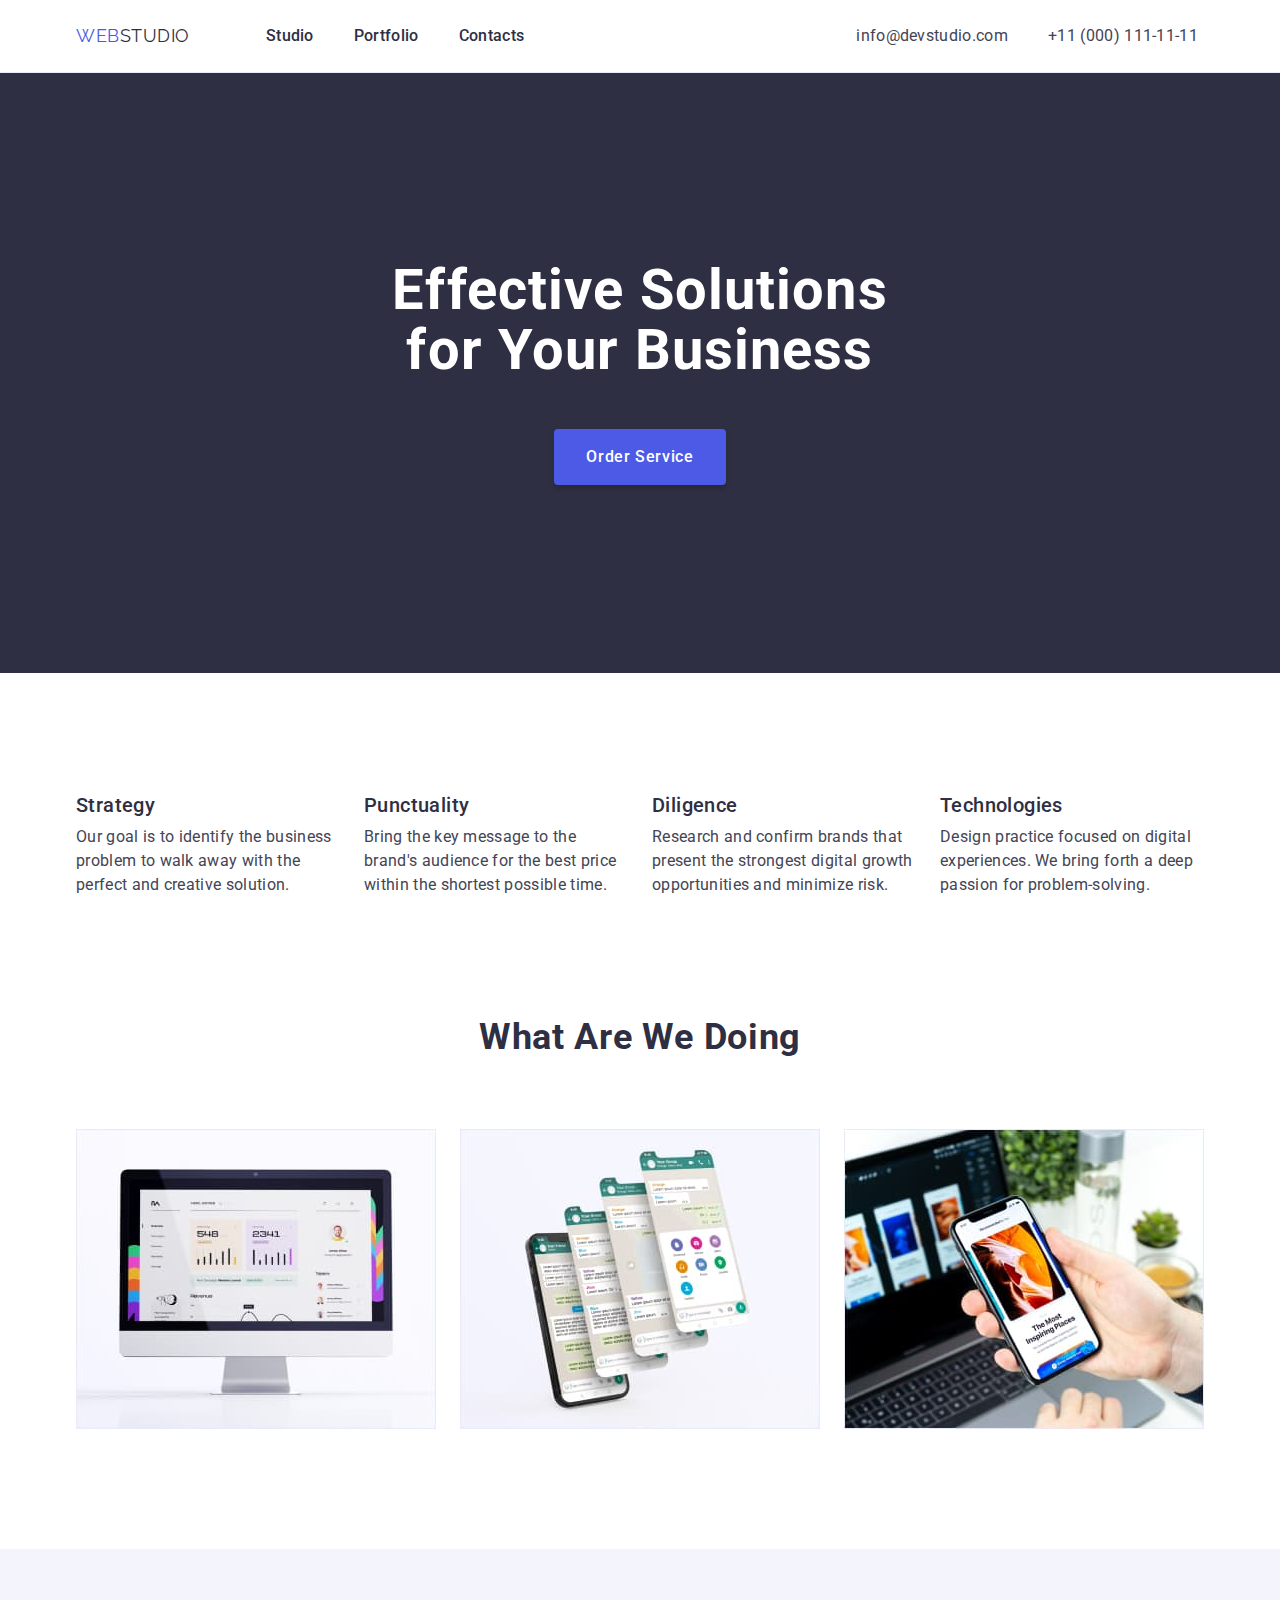
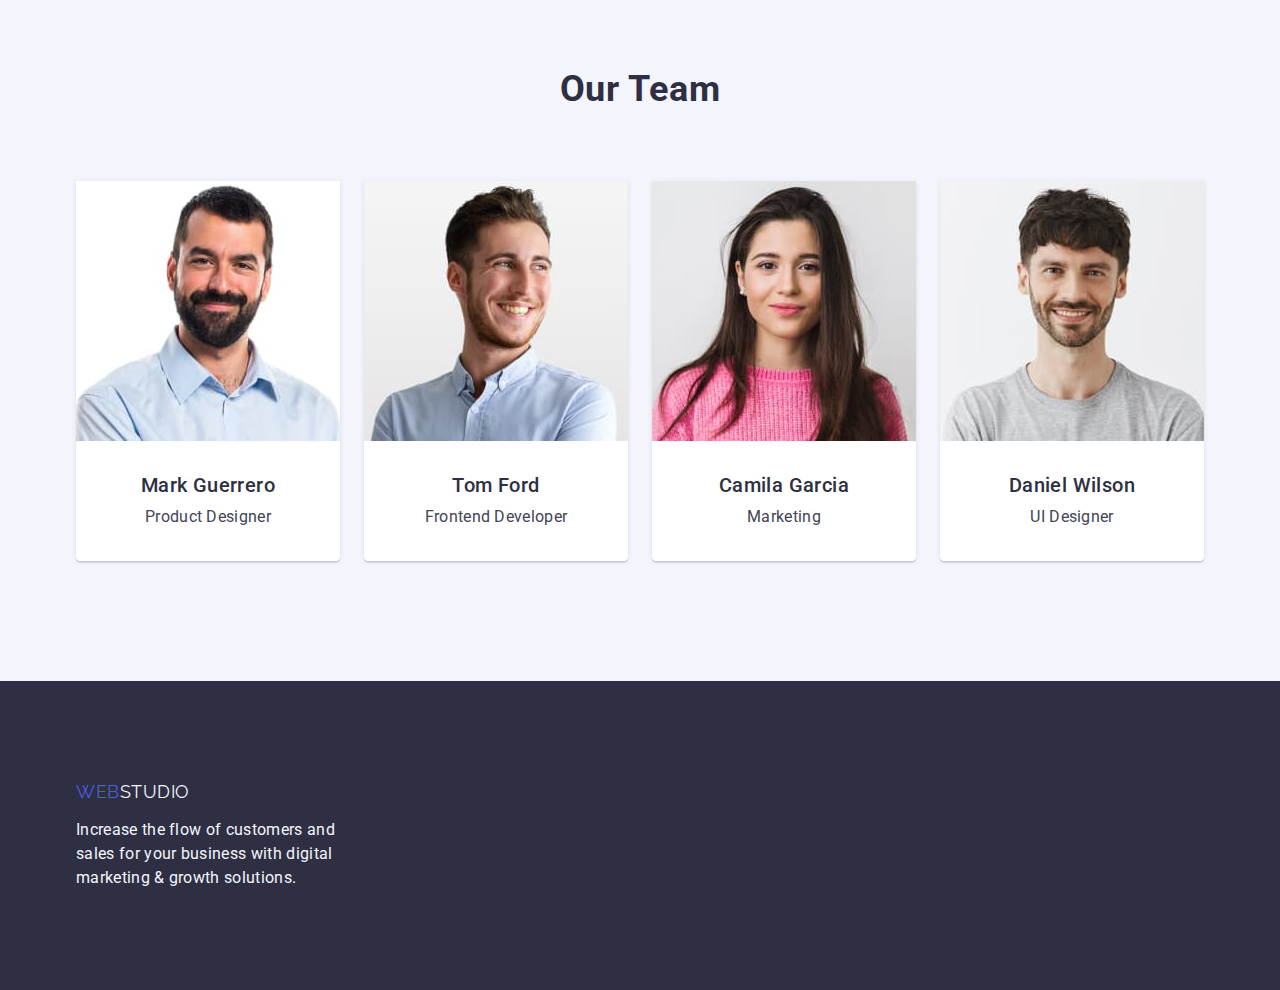
<file: index.html>
<!DOCTYPE html>
<html lang="en">
  <head>
    <meta charset="UTF-8" />
    <meta name="viewport" content="width=device-width, initial-scale=1.0" />
    <title>Homework 3</title>
    <link rel="stylesheet" href="./css/modern-normalize.min.css" />
    <link rel="stylesheet" href="./css/styles.css" />
    <link rel="preconnect" href="https://fonts.googleapis.com" />
    <link rel="preconnect" href="https://fonts.gstatic.com" crossorigin />
    <link
      href="https://fonts.googleapis.com/css2?family=Raleway:wght@800&family=Roboto:wght@400;500;700&display=swap"
      rel="stylesheet"
    />
  </head>
  <body>
    <div class="wrapper">
      <header class="header">
        <div class="container">
          <nav class="header-navigation-section">
            <a href="./index.html" class="logo link">
              Web<span class="web_logo">Studio</span>
            </a>
            <ul class="nav-list list">
              <li class="nav-list-items">
                <a href="./index.html" class="nav-link link">Studio</a>
              </li>
              <li class="nav-list-items">
                <a href="./portfolio.html" class="nav-link link">Portfolio</a>
              </li>
              <li class="nav-list-items">
                <a href="" class="nav-link link">Contacts</a>
              </li>
            </ul>
          </nav>
          <address class="header-navigation-address">
            <ul class="address-list list">
              <li class="address-list-items">
                <a href="mailto:info@devstudio.com" class="connect link"
                  >info@devstudio.com</a
                >
              </li>
              <li class="address-list-items">
                <a href="tel:+110001111111" class="connect link"
                  >+11 (000) 111-11-11</a
                >
              </li>
            </ul>
          </address>
        </div>
      </header>
      <main>
        <section class="hero section-a section">
          <div class="container hero-container">
            <h1 class="h-hero">Effective Solutions for Your Business</h1>
            <button type="button" class="main_button">Order Service</button>
          </div>
        </section>
        <section class="section-b section">
          <div class="container">
            <h2 class="visually-hidden">Description</h2>
            <ul class="list discription-list">
              <li class="discription-list-items">
                <h3 class="desc-three">Strategy</h3>
                <p class="desc-p">
                  Our goal is to identify the business problem to walk away with
                  the perfect and creative solution.
                </p>
              </li>
              <li class="discription-list-items">
                <h3 class="desc-three">Punctuality</h3>
                <p class="desc-p">
                  Bring the key message to the brand's audience for the best
                  price within the shortest possible time.
                </p>
              </li>
              <li class="discription-list-items">
                <h3 class="desc-three">Diligence</h3>
                <p class="desc-p">
                  Research and confirm brands that present the strongest digital
                  growth opportunities and minimize risk.
                </p>
              </li>
              <li class="discription-list-items">
                <h3 class="desc-three">Technologies</h3>
                <p class="desc-p">
                  Design practice focused on digital experiences. We bring forth
                  a deep passion for problem-solving.
                </p>
              </li>
            </ul>
          </div>
        </section>
        <section class="section-c section">
          <div class="container">
            <h2 class="all-two">What are we doing</h2>
            <ul class="list discription-list-img">
              <li class="discription-list-img-list">
                <img
                  src="./images/what-1.jpg"
                  alt="monitor"
                  width="360"
                  height="300"
                />
              </li>
              <li class="discription-list-img-list">
                <img
                  src="./images/what-2.jpg"
                  alt="multiple-screen"
                  width="360"
                  height="300"
                />
              </li>
              <li class="discription-list-img-list">
                <img
                  src="./images/what-3.jpg"
                  alt="mobile-phone"
                  width="360"
                  height="300"
                />
              </li>
            </ul>
          </div>
        </section>
        <section class="team_section section-d section">
          <div class="container">
            <h2 class="all-two">Our Team</h2>
            <ul class="list team-cards-list">
              <li class="team-cards-items">
                <img
                  src="./images/product-designer.jpg"
                  alt="Designer"
                  width="264"
                  height="260"
                />
                <div class="team-cards-text">
                  <h3 class="desc-three">Mark Guerrero</h3>
                  <p class="desc-p">Product Designer</p>
                </div>
              </li>
              <li class="team-cards-items">
                <img
                  src="./images/front-end-dev.jpg"
                  alt="Frontend developer"
                  width="264"
                  height="260"
                />
                <div class="team-cards-text">
                  <h3 class="desc-three">Tom Ford</h3>
                  <p class="desc-p">Frontend Developer</p>
                </div>
              </li>
              <li class="team-cards-items">
                <img
                  src="./images/marketologist.jpg"
                  alt="Marketologist"
                  width="264"
                  height="260"
                />
                <div class="team-cards-text">
                  <h3 class="desc-three">Camila Garcia</h3>
                  <p class="desc-p">Marketing</p>
                </div>
              </li>
              <li class="team-cards-items">
                <img
                  src="./images/designer.jpg"
                  alt="designer"
                  width="264"
                  height="260"
                />
                <div class="team-cards-text">
                  <h3 class="desc-three">Daniel Wilson</h3>
                  <p class="desc-p">UI Designer</p>
                </div>
              </li>
            </ul>
          </div>
        </section>
      </main>
      <footer class="footer-class">
        <div class="container">
          <a href="./index.html" class="logo link logo-bottom"
            >Web<span class="web_logo white_logo">Studio</span></a
          >
          <p class="footer-p">
            Increase the flow of customers and sales for your business with
            digital marketing & growth solutions.
          </p>
        </div>
      </footer>
    </div>
  </body>
</html>
</file>
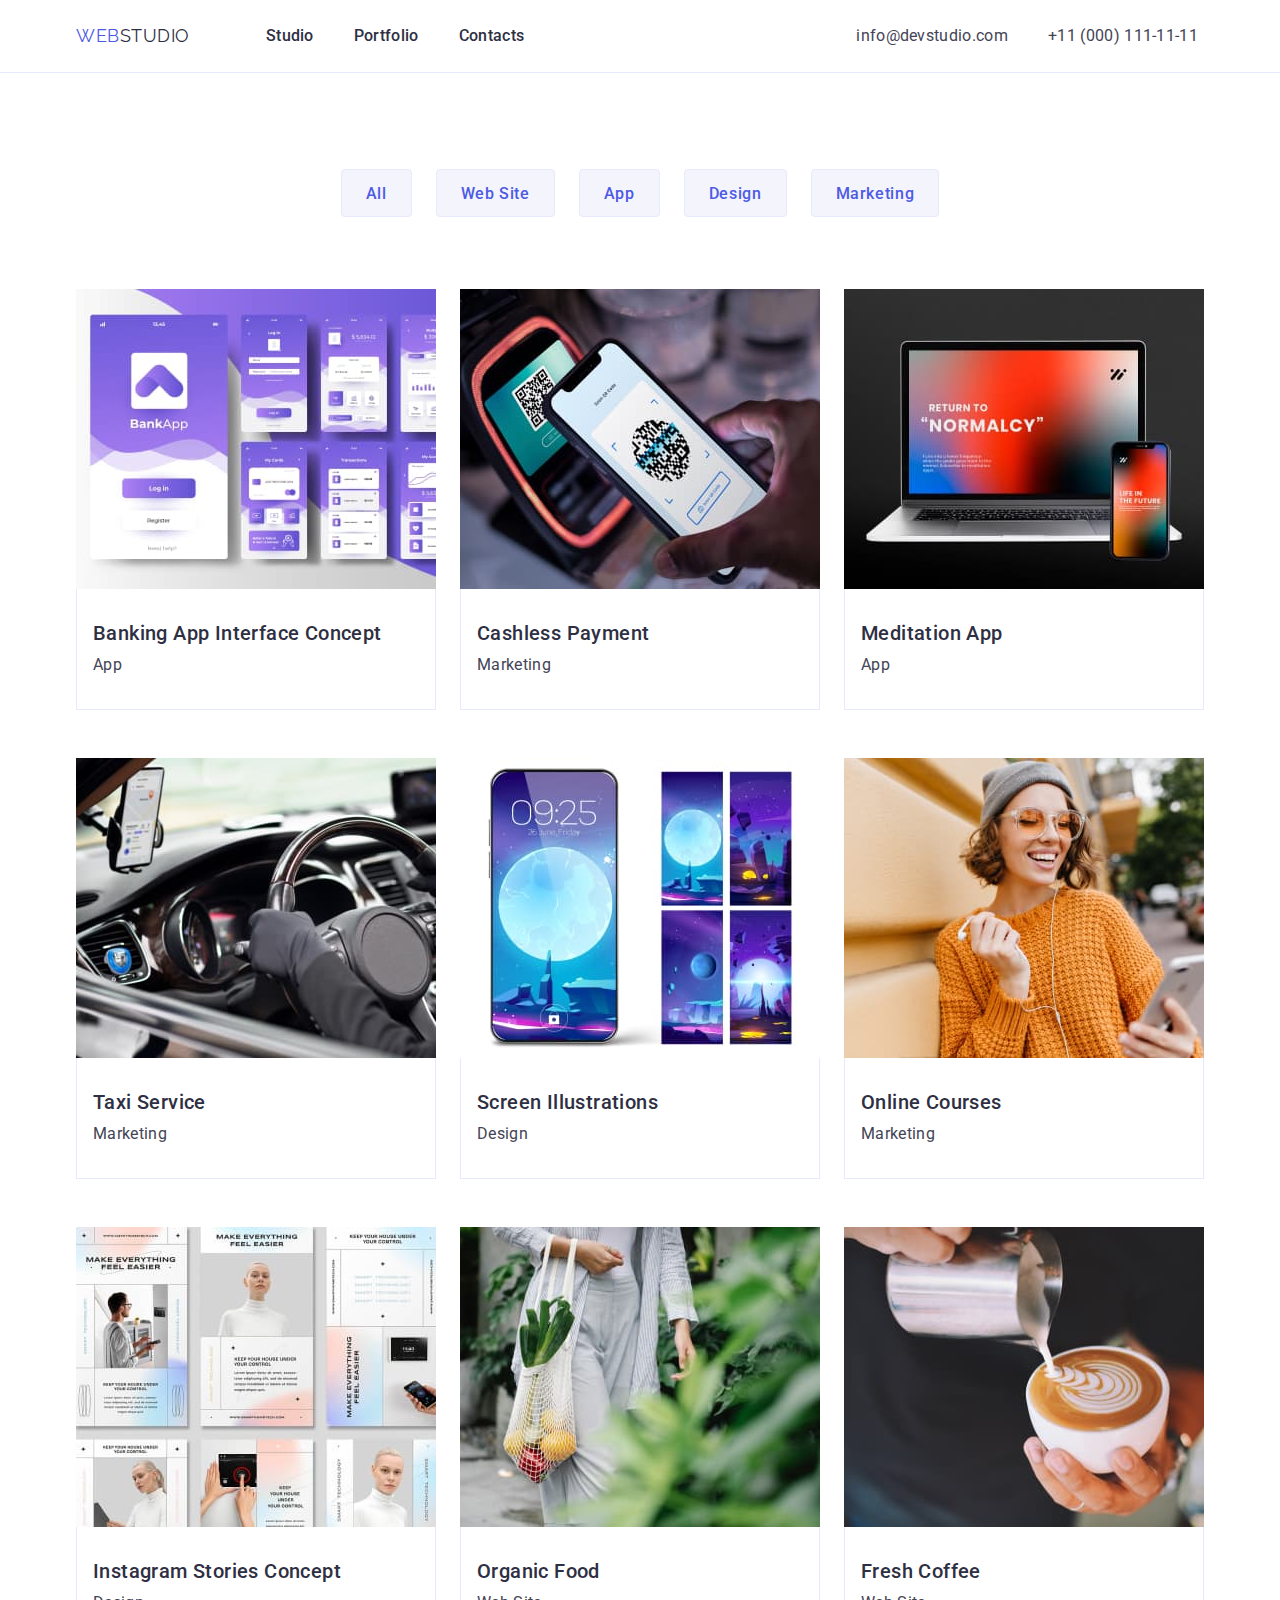
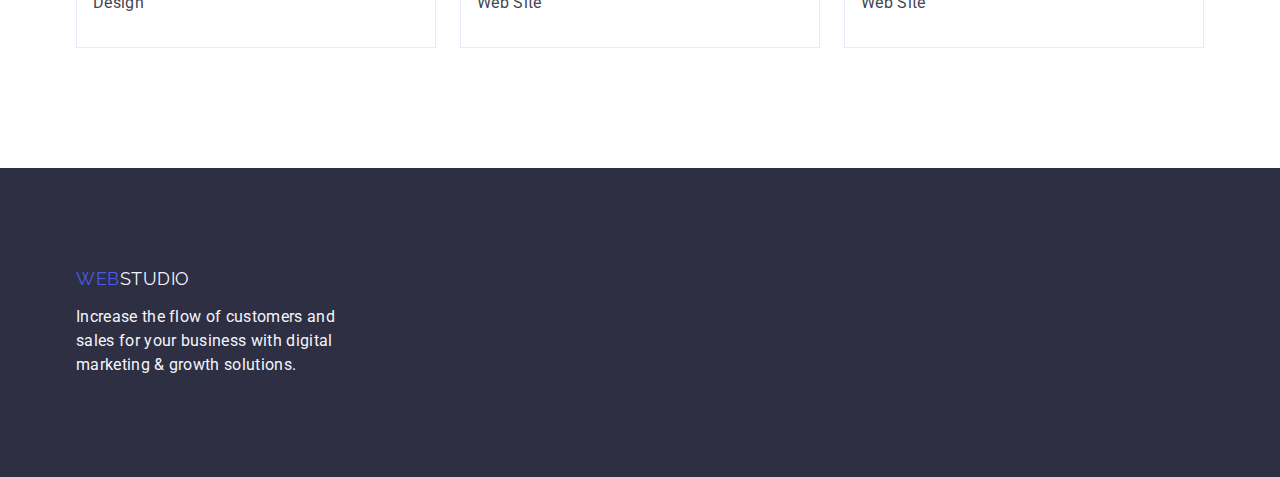
<file: portfolio.html>
<!DOCTYPE html>
<html lang="en">
  <head>
    <meta charset="UTF-8" />
    <meta name="viewport" content="width=device-width, initial-scale=1.0" />
    <title>Portfolio</title>
    <link rel="stylesheet" href="./css/modern-normalize.min.css" />
    <link rel="stylesheet" href="./css/styles.css" />
    <link rel="preconnect" href="https://fonts.googleapis.com" />
    <link rel="preconnect" href="https://fonts.gstatic.com" crossorigin />
    <link
      href="https://fonts.googleapis.com/css2?family=Raleway:wght@800&family=Roboto:wght@400;500;700&display=swap"
      rel="stylesheet"
    />
  </head>
  <body>
    <div class="wrapper">
      <header class="header">
        <div class="container">
          <nav class="header-navigation-section">
            <a href="./index.html" class="logo link">
              Web<span class="web_logo">Studio</span>
            </a>
            <ul class="nav-list list">
              <li class="nav-list-items">
                <a href="./index.html" class="nav-link link">Studio</a>
              </li>
              <li class="nav-list-items">
                <a href="./portfolio.html" class="nav-link link">Portfolio</a>
              </li>
              <li class="nav-list-items">
                <a href="" class="nav-link link">Contacts</a>
              </li>
            </ul>
          </nav>
          <address class="header-navigation-address">
            <ul class="address-list list">
              <li class="address-list-items">
                <a href="mailto:info@devstudio.com" class="connect link"
                  >info@devstudio.com</a
                >
              </li>
              <li class="address-list-items">
                <a href="tel:+110001111111" class="connect link"
                  >+11 (000) 111-11-11</a
                >
              </li>
            </ul>
          </address>
        </div>
      </header>
      <main>
        <section class="images_section_portfolio section">
          <div class="container">
            <h1 class="visually-hidden">our vectors</h1>
            <ul class="nav-buttons-list list">
              <li class="nav-buttons-list-item">
                <button class="nav-buttons" type="button">All</button>
              </li>
              <li class="nav-buttons-list-item">
                <button class="nav-buttons" type="button">Web Site</button>
              </li>
              <li class="nav-buttons-list-item">
                <button class="nav-buttons" type="button">App</button>
              </li>
              <li class="nav-buttons-list-item">
                <button class="nav-buttons" type="button">Design</button>
              </li>
              <li class="nav-buttons-list-item">
                <button class="nav-buttons" type="button">Marketing</button>
              </li>
            </ul>
            <ul class="images-block-big list">
              <li class="images-block-big-list">
                <a href="/" class="link">
                  <img
                    src="./images/banking-app.jpg"
                    alt="Bank application interface"
                    width="360"
                    height="300"
                  />
                  <div class="images-block-big-text">
                    <h2 class="desc-three link">
                      Banking App Interface Concept
                    </h2>
                    <p class="desc-p link">App</p>
                  </div>
                </a>
              </li>
              <li class="images-block-big-list">
                <a href="/" class="link">
                  <img
                    src="./images/qr-scanning.jpg"
                    alt="Scaning QR Code"
                    width="360"
                    height="300"
                  />
                  <div class="images-block-big-text">
                    <h2 class="desc-three link">Cashless Payment</h2>
                    <p class="desc-p link">Marketing</p>
                  </div>
                </a>
              </li>
              <li class="images-block-big-list">
                <a href="/" class="link">
                  <img
                    src="./images/meditation-app.jpg"
                    alt="Application for meditation for phones and laptops"
                    width="360"
                    height="300"
                  />
                  <div class="images-block-big-text">
                    <h2 class="desc-three link">Meditation App</h2>
                    <p class="desc-p link">App</p>
                  </div>
                </a>
              </li>
              <li class="images-block-big-list">
                <a href="/" class="link">
                  <img
                    src="./images/taxi.jpg"
                    alt="Taxi driver in the open car window"
                    width="360"
                    height="300"
                  />
                  <div class="images-block-big-text">
                    <h2 class="desc-three link">Taxi Service</h2>
                    <p class="desc-p link">Marketing</p>
                  </div>
                </a>
              </li>
              <li class="images-block-big-list">
                <a href="/" class="link">
                  <img
                    src="./images/illustration.jpg"
                    alt="Phone wallpaper illustrations"
                    width="360"
                    height="300"
                  />
                  <div class="images-block-big-text">
                    <h2 class="desc-three link">Screen Illustrations</h2>
                    <p class="desc-p link">Design</p>
                  </div>
                </a>
              </li>
              <li class="images-block-big-list">
                <a href="/" class="link">
                  <img
                    src="./images/education.jpg"
                    alt="Smiling women chating in the street"
                    width="360"
                    height="300"
                  />
                  <div class="images-block-big-text">
                    <h2 class="desc-three link">Online Courses</h2>
                    <p class="desc-p link">Marketing</p>
                  </div>
                </a>
              </li>
              <li class="images-block-big-list">
                <a href="/" class="link">
                  <img
                    src="./images/instagram-stories.jpg"
                    alt="Design of Instagram Stories"
                    width="360"
                    height="300"
                  />
                  <div class="images-block-big-text">
                    <h2 class="desc-three link">Instagram Stories Concept</h2>
                    <p class="desc-p link">Design</p>
                  </div>
                </a>
              </li>
              <li class="images-block-big-list">
                <a href="/" class="link">
                  <img
                    src="./images/eco-food.jpg"
                    alt="Bag with fruits on the hend"
                    width="360"
                    height="300"
                  />
                  <div class="images-block-big-text">
                    <h2 class="desc-three link">Organic Food</h2>
                    <p class="desc-p link">Web Site</p>
                  </div>
                </a>
              </li>
              <li class="images-block-big-list">
                <a href="/" class="link">
                  <img
                    src="./images/coffee.jpg"
                    alt="making-cofee"
                    width="360"
                    height="300"
                  />
                  <div class="images-block-big-text">
                    <h2 class="desc-three link">Fresh Coffee</h2>
                    <p class="desc-p link">Web Site</p>
                  </div>
                </a>
              </li>
            </ul>
          </div>
        </section>
      </main>
      <footer class="footer-class">
        <div class="container">
          <a href="./index.html" class="logo link logo-bottom"
            >Web<span class="web_logo white_logo">Studio</span></a
          >
          <p class="footer-p">
            Increase the flow of customers and sales for your business with
            digital marketing & growth solutions.
          </p>
        </div>
      </footer>
    </div>
  </body>
</html>
</file>
<file: css/styles.css>
:root {
  --dark: #2e2f42;
  --primary-brand: #4d5ae5;
  --pressed-state: #404bbf;
  --success: #31d0aa;
  --text: #434455;
  --subtle-text: #8e8f99;
  --accent: #e7e9fc;
  --light: #f4f4fd;
  --modal-overlay: #2e2f4266;
  --here-background: #2e2f42b2;
  --white-background: #ffffff;
  --modal-background: #fcfcfc;
  --white: #fff;
}

/* Приліпленний футер */
.wrapper {
  min-height: 100vh;
  display: flex;
  flex-direction: column;
}

/* загальні вимоги до тегів */
.container {
  width: 1158px;
  padding: 0 15px;
  margin: 0 auto;
}

.section {
  padding: 120px 0;
}

.section-c {
  padding-top: 0;
  padding-bottom: 120px;
}

h1,
h2,
h3,
p {
  margin-top: 0;
  margin-bottom: 0;
}

img {
  display: block;
}

ul {
  display: flex;
  margin-top: 0;
  margin-bottom: 0;
  padding-left: 0;
  list-style-type: none;
  gap: 24px;
}

.link {
  text-decoration: none;
}

.list {
  padding-left: 0;
}

body {
  font-family: "Roboto", sans-serif;
  color: var(--text);
  background-color: var(--white);
}

main {
  font-family: "Roboto", sans-serif;
  color: var(--main-dark-color);
  flex-grow: 1;
}

/* скритий h1 на portfolio*/

.visually-hidden {
  position: absolute;
  width: 1px;
  height: 1px;
  margin: -1px;
  border: 0;
  padding: 0;
  white-space: nowrap;
  clip-path: inset(100%);
  clip: rect(0 0 0 0);
  overflow: hidden;
}

/* весь h2 текст на index.html */
.all-two {
  text-align: center;
  font-size: 36px;
  font-style: normal;
  font-weight: 700;
  line-height: 40px;
  letter-spacing: 0.72px;
  text-transform: capitalize;
  color: var(--dark);
  margin-bottom: 72px;
}

/* весь h3 */
.desc-three {
  color: var(--dark);
  font-size: 20px;
  font-family: "Roboto", sans-serif;
  font-style: normal;
  font-weight: 500;
  line-height: 1.2;
  letter-spacing: 0.4px;
  margin-bottom: 8px;
}

/* Область хедера */

.header {
  font-family: "Roboto", sans-serif;
  border-bottom: 1px solid var(--accent);
  background: var(--white);
}

header .container {
  display: flex;
}

/* Навігація включаючи логотип */
.header-navigation-section {
  margin-right: 332px;
  background-color: var(--white);
  font-family: "Roboto", sans-serif;
  display: flex;
  align-items: center;
}

.logo {
  font-family: "Raleway", sans-serif;
  color: var(--dark);
  font-size: 18px;

  line-height: 1.17;
  letter-spacing: 0.54px;
  text-transform: uppercase;
  color: var(--primary-brand);
  margin-right: 76px;
}
.web_logo {
  color: var(--dark);
}

/* навігація (ссилки) в хедері без логотипу */

.nav-list {
  display: flex;
  gap: 40px;
  flex-wrap: wrap;
}

.nav-link {
  color: var(--dark);
  font-size: 16px;
  font-weight: 500;
  line-height: 1.5;
  letter-spacing: 0.32px;
  padding: 24px 0;
}

.nav-link:hover,
.nav-link:focus {
  color: var(--pressed-state);
}

/* Адресса  */
.header-navigation-address {
  font-style: normal;
  align-items: center;
}

.address-list {
  display: flex;
  gap: 40px;
  justify-content: right;
  flex-wrap: wrap;
}

.address-list-items {
  padding: 24px 0;
}

.header-navigation-address .connect {
  color: var(--text);
  font-size: 16px;
  font-weight: 400;
  line-height: 1.5;
  letter-spacing: 0.32px;
}

.header-navigation-address .connect:hover,
.header-navigation-address .connect:focus {
  color: var(--pressed-state);
}

/* Hero секція */
/* h1 на hiro секції */
.h-hero {
  color: var(--white);
  font-size: 56px;
  text-align: center;
  font-style: normal;
  font-weight: 700;
  line-height: 1.07;
  letter-spacing: 1.12px;
  max-width: 496px;
}

.hero {
  background-color: var(--dark);
  color: var(--white);
  padding-bottom: 188px;
  padding-top: 188px;
}

.hero-container {
  display: flex;
  flex-direction: column;
  justify-content: center;
  align-items: center;
}

/* кнопка з hero */
.main_button {
  font-family: "Roboto", sans-serif;
  background: var(--primary-brand);
  color: var(--white);
  font-size: 16px;
  font-style: normal;
  font-weight: 500;
  line-height: 24px;
  letter-spacing: 0.64px;
  border: none;
  border-radius: 4px;
  padding: 16px 32px;
  box-shadow: 0px 4px 4px 0px rgba(0, 0, 0, 0.15);
  min-width: 169px;
  margin-top: 48px;
  cursor: pointer;
}

.main_button:focus,
.main_button:hover {
  background: var(--pressed-state);
}

/* cекція 2 опис та 3 картинки*/
.discription-list-img,
.discription-list {
  display: flex;
  flex-wrap: wrap;
  justify-content: center;
}

.discription-list-items {
  min-width: 264px;
  flex-basis: calc((100% - 72px) / 4);
}

.discription-list-img-list {
  flex-basis: calc((100% - 48px) / 3);
}

.desc-p {
  font-family: "Roboto", sans-serif;
  font-size: 16px;
  font-weight: 400;
  line-height: 24px;
  letter-spacing: 0.02em;
  color: var(--text);
}

/* секція команди */
.team_section {
  background-color: var(--light);
}

.team-cards {
  max-width: 264px;
}

.team-cards-list {
  display: flex;
  flex-wrap: wrap;
  justify-content: center;
}

.team-cards-items {
  width: calc((100% - 72px) / 4);
  background: var(--white);
  text-align: center;
  border-radius: 0px 0px 4px 4px;
  box-shadow: 0px 2px 1px 0px rgba(46, 47, 66, 0.08),
    0px 1px 1px 0px rgba(46, 47, 66, 0.16), 0px 1px 6px 0px rgba(46, 47, 66, 0.08);
  max-width: 264px;
}

.team-cards-text {
  padding: 32px 16px;
}

/* футер */
.footer-class {
  background-color: var(--dark);
  color: var(--light);
  padding-top: 100px;
  padding-bottom: 100px;
}

.footer-p {
  font-family: "Roboto", sans-serif;
  font-size: 16px;
  font-weight: 400;
  line-height: 24px;
  letter-spacing: 0.32px;
  color: var(--light);
  width: 264px;
}

.white_logo {
  color: var(--light);
}

.logo-bottom {
  display: inline-block;
  margin-bottom: 16px;
  margin-right: 0;
}

/* кнопки з portfolio.html */
.nav-buttons-list {
  display: flex;
  justify-content: center;
  margin-bottom: 72px;
}

.nav-buttons {
  font-family: "Roboto", sans-serif;
  text-decoration: none;
  color: var(--primary-brand);
  font-size: 16px;
  font-weight: 500;
  line-height: 1.5;
  letter-spacing: 0.04em;
  background: var(--light);
  border-radius: 4px;
  border: 1px solid var(--accent);
  height: 48px;
  padding: 12px 24px;
}

.nav-buttons:hover,
.nav-buttons:focus {
  color: var(--white);
  background-color: var(--pressed-state);
  border: 1px solid transparent;
  cursor: pointer;
}

/* секція з картинками на partfolio.html */
.images-block-big {
  display: flex;
  flex-wrap: wrap;
  row-gap: 48px;
  column-gap: 24px;
  justify-content: center;
}

.images-block-big-list {
  max-width: 360px;
  background: var(--white);
  flex-basis: calc((100% - 48px) / 3);
}

.images-block-big a {
  text-decoration: none;
}

.images-block-big-text {
  padding: 32px 16px;
  border: 1px solid var(--accent);
  border-top: none;
}

.images_section_portfolio {
  padding: 96px 0 120px 0;
}

.images_section_portfolio p {
  margin-top: 8px;
}
</file>
